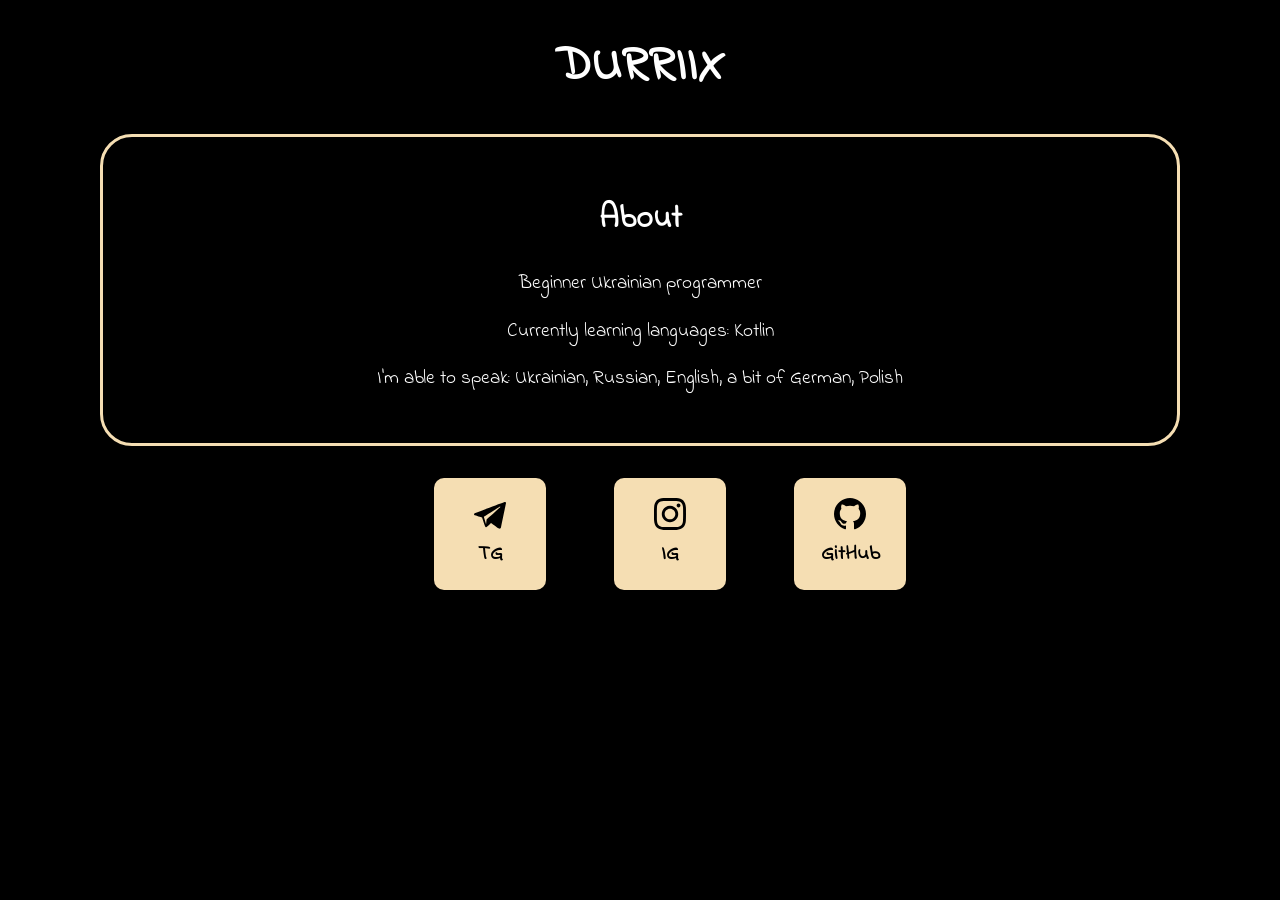
<file: index.html>
<!DOCTYPE html>
<html lang="en">

<head>
    <meta charset="UTF-8">
    <meta http-equiv="X-UA-Compatible" content="IE=edge">
    <meta name="viewport" content="width=device-width, initial-scale=1.0">
    <link rel="stylesheet" href="style.css">
    <title>Document</title>
</head>

<body>
    <header>
        <h1>durriix</h1>
    </header>
    <div class="about">
        <h2><span>A</span><span>b</span><span>o</span><span>u</span><span>t</span></h2>
        <p>Beginner Ukrainian programmer</p>
        <p>Currently learning languages: Kotlin</p>
        <p>I'm able to speak: Ukrainian, Russian, English, a bit of German, Polish</p>
        <p></p>
    </div>
    <div class="contacts">
        <div class="wrapper">
            <ul>
                <li>
                    <a href="https://t.me/durriix">
                        <svg xmlns="http://www.w3.org/2000/svg" xml:space="preserve" fill-rule="evenodd"
                            stroke-linejoin="round" stroke-miterlimit="1.41421" clip-rule="evenodd" viewBox="0 0 24 24">
                            <path
                                d="M18.384 22.779c.322.228.737.285 1.107.145.37-.141.642-.457.724-.84.869-4.084 2.977-14.421 3.768-18.136.06-.28-.04-.571-.26-.758-.22-.187-.525-.241-.797-.14C18.733 4.602 5.82 9.447.542 11.4c-.335.124-.553.446-.542.799.012.354.25.661.593.764 2.367.708 5.474 1.693 5.474 1.693s1.452 4.385 2.209 6.615c.095.28.314.5.603.576.288.075.596-.004.811-.207 1.216-1.148 3.096-2.923 3.096-2.923s3.572 2.619 5.598 4.062Zm-11.01-8.677 1.679 5.538.373-3.507s6.487-5.851 10.185-9.186c.108-.098.123-.262.033-.377-.089-.115-.253-.142-.376-.064-4.286 2.737-11.894 7.596-11.894 7.596Z" />
                        </svg>
                        <b>TG</b>
                    </a>
                </li>
                <li>
                    <a href="https://instagram.com/durriix">
                        <svg xmlns="http://www.w3.org/2000/svg" viewBox="0 0 24 24">
                            <path
                                d="M12 2.163c3.204 0 3.584.012 4.85.07 3.252.148 4.771 1.691 4.919 4.919.058 1.265.069 1.645.069 4.849 0 3.205-.012 3.584-.069 4.849-.149 3.225-1.664 4.771-4.919 4.919-1.266.058-1.644.07-4.85.07-3.204 0-3.584-.012-4.849-.07-3.26-.149-4.771-1.699-4.919-4.92-.058-1.265-.07-1.644-.07-4.849 0-3.204.013-3.583.07-4.849.149-3.227 1.664-4.771 4.919-4.919 1.266-.057 1.645-.069 4.849-.069zM12 0C8.741 0 8.333.014 7.053.072 2.695.272.273 2.69.073 7.052.014 8.333 0 8.741 0 12c0 3.259.014 3.668.072 4.948.2 4.358 2.618 6.78 6.98 6.98C8.333 23.986 8.741 24 12 24c3.259 0 3.668-.014 4.948-.072 4.354-.2 6.782-2.618 6.979-6.98.059-1.28.073-1.689.073-4.948 0-3.259-.014-3.667-.072-4.947-.196-4.354-2.617-6.78-6.979-6.98C15.668.014 15.259 0 12 0zm0 5.838c-3.403 0-6.162 2.759-6.162 6.162S8.597 18.163 12 18.163s6.162-2.759 6.162-6.163c0-3.403-2.759-6.162-6.162-6.162zM12 16c-2.209 0-4-1.79-4-4 0-2.209 1.791-4 4-4s4 1.791 4 4c0 2.21-1.791 4-4 4zm6.406-11.845c-.796 0-1.441.645-1.441 1.44s.645 1.44 1.441 1.44c.795 0 1.439-.645 1.439-1.44s-.644-1.44-1.439-1.44z" />
                        </svg>
                        <b>IG</b>
                    </a>
                </li>
                <li>
                    <a href="https://github.com/durriix">
                        <svg xmlns="http://www.w3.org/2000/svg" viewBox="0 0 24 24">
                            <path
                                d="M12 0C5.374 0 0 5.373 0 12c0 5.302 3.438 9.8 8.207 11.387.599.111.793-.261.793-.577v-2.234c-3.338.726-4.033-1.416-4.033-1.416-.546-1.387-1.333-1.756-1.333-1.756-1.089-.745.083-.729.083-.729 1.205.084 1.839 1.237 1.839 1.237 1.07 1.834 2.807 1.304 3.492.997.107-.775.418-1.305.762-1.604-2.665-.305-5.467-1.334-5.467-5.931 0-1.311.469-2.381 1.236-3.221-.124-.303-.535-1.524.117-3.176 0 0 1.008-.322 3.301 1.23.957-.266 1.983-.399 3.003-.404 1.02.005 2.047.138 3.006.404 2.291-1.552 3.297-1.23 3.297-1.23.653 1.653.242 2.874.118 3.176.77.84 1.235 1.911 1.235 3.221 0 4.609-2.807 5.624-5.479 5.921.43.372.823 1.102.823 2.222v3.293c0 .319.192.694.801.576C20.566 21.797 24 17.3 24 12c0-6.627-5.373-12-12-12z" />
                        </svg>
                        <b>GitHub</b>
                    </a>
                </li>
            </ul>
        </div>
    </div>
</body>

</html>
</file>
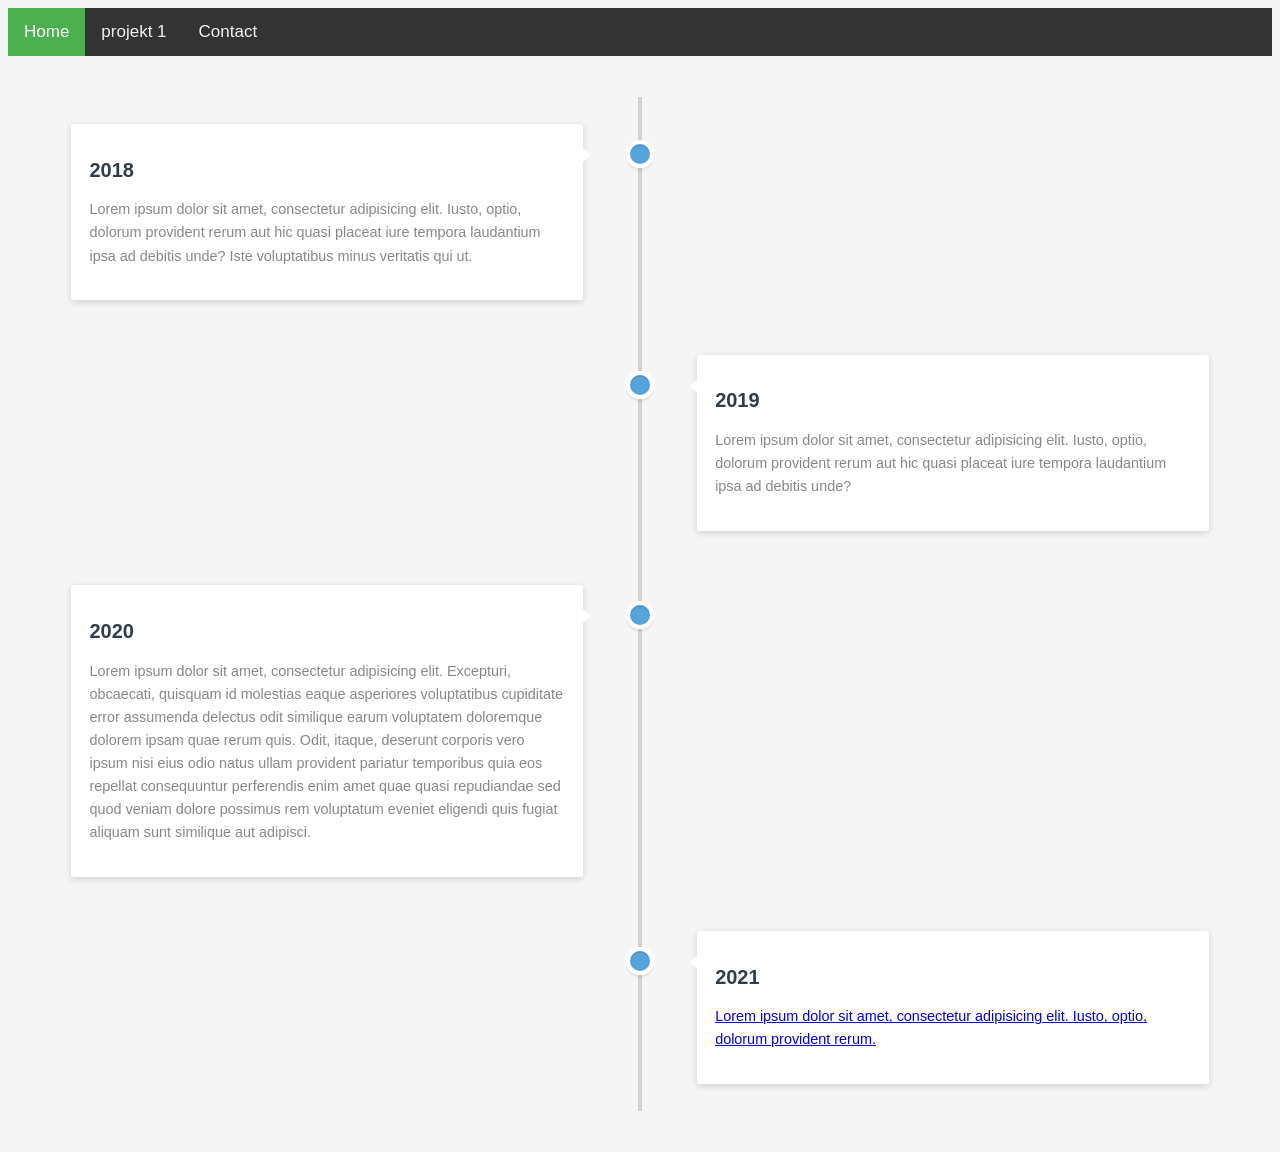
<file: Projekt/portfolio/html/portfolio.html>
<!DOCTYPE html>
<html lang="en">
<head>
    <meta charset="UTF-8">
    <meta name="viewport" content="width=device-width, initial-scale=1.0">
    <link rel="stylesheet" href="../style.css">
    <title>Portfolio</title>
</head>
<body>
    <div class="topnav">
        <a class="active" href="">Home</a>
        <a href="../../index.html">projekt 1</a>
        <a href="../kontakt/kontakt.html">Contact</a>
      </div>
      <section id="nayma-timeline" class="nayma-container">
        <div class="nayma-timeline-block">
            <div class="nayma-timeline-img">
            </div>
            <div class="nayma-timeline-content">
                <h2>2018</h2>
                <p>Lorem ipsum dolor sit amet, consectetur adipisicing elit. Iusto, optio, dolorum provident rerum aut hic quasi placeat iure tempora laudantium ipsa ad debitis unde? Iste voluptatibus minus veritatis qui ut.</p>
            </div>
        </div>
        <div class="nayma-timeline-block">
            <div class="nayma-timeline-img">
            </div>
            <div class="nayma-timeline-content">
                <h2>2019</h2>
                <p>Lorem ipsum dolor sit amet, consectetur adipisicing elit. Iusto, optio, dolorum provident rerum aut hic quasi placeat iure tempora laudantium ipsa ad debitis unde?</p>
            </div>
        </div>
        <div class="nayma-timeline-block">
            <div class="nayma-timeline-img">
            </div>
            <div class="nayma-timeline-content">
                <h2>2020</h2>
                <p>Lorem ipsum dolor sit amet, consectetur adipisicing elit. Excepturi, obcaecati, quisquam id molestias eaque asperiores voluptatibus cupiditate error assumenda delectus odit similique earum voluptatem doloremque dolorem ipsam quae rerum quis. Odit, itaque, deserunt corporis vero ipsum nisi eius odio natus ullam provident pariatur temporibus quia eos repellat consequuntur perferendis enim amet quae quasi repudiandae sed quod veniam dolore possimus rem voluptatum eveniet eligendi quis fugiat aliquam sunt similique aut adipisci.</p>
            </div>
        </div>
        <div class="nayma-timeline-block">
            <div class="nayma-timeline-img">
            </div>
            <div class="nayma-timeline-content">
                <h2>2021</h2>
                <a href="durriix.github.io/Projekt/index.html"><p>Lorem ipsum dolor sit amet, consectetur adipisicing elit. Iusto, optio, dolorum provident rerum.</p></a>
            </div>
        </div>
    </section>
</body>
</file>
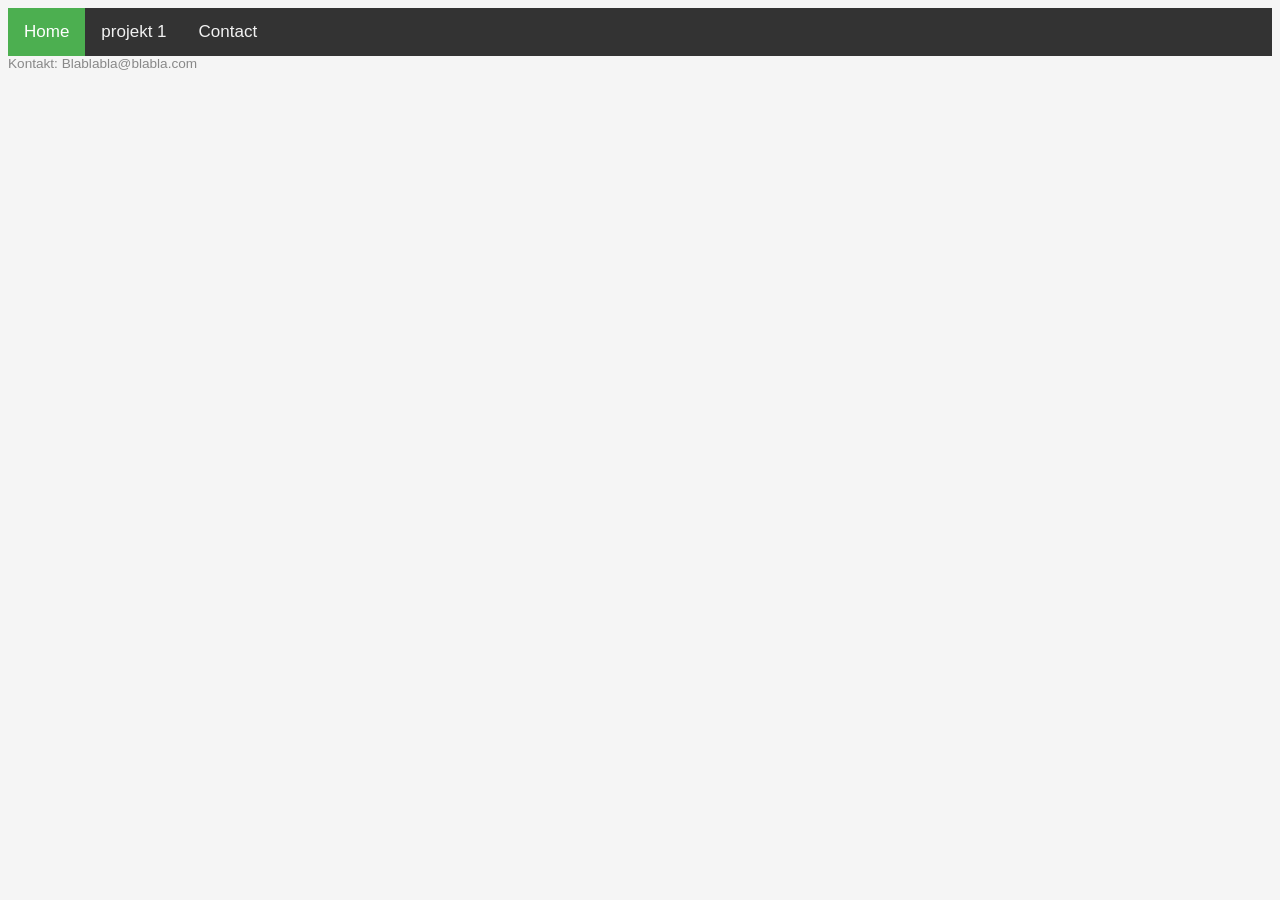
<file: Projekt/portfolio/kontakt/kontakt.html>
<!DOCTYPE html>
<html lang="en">
<head>
    <meta charset="UTF-8">
    <meta name="viewport" content="width=device-width, initial-scale=1.0">
    <link rel="stylesheet" href="../style.css">
    <title>Portfolio</title>
</head>
<body>
    <div class="topnav">
        <a class="active" href="../html/portfolio.html">Home</a>
        <a href="../../index.html">projekt 1</a>
        <a href="kontakt.html">Contact</a>
      </div>
      Kontakt: Blablabla@blabla.com
</body>
</file>
<file: style.css>
/* phonewidth = 600px */
@import url('https://fonts.googleapis.com/css2?family=Comfortaa&family=Indie+Flower&display=swap');

body {
    font-family: 'Indie Flower', cursive;
    text-align: center;
    background: black;
    color: white;
    margin: auto;
    max-width: 1080px;
}
header>h1 {
    text-transform: uppercase;
    font-size: 3rem;
}
.about>h2 {
    font-size: 2rem;
}
.wrapper > ul{
    gap: 3em;
    display: flex;
    align-content: center;
    flex-direction: row;
    align-items: center;
    justify-content: center;
}
.about {
    padding: 2em;
    border: 3px solid;
    border-color: wheat;
    border-radius: 2em;
    animation: borderBlink infinite 17s, fadein 3s;
}
.about > p{
    font-size: 1.2rem;
}

.about span {
    animation: blink linear infinite 15s;
}

.about span:nth-of-type(4n) {
    animation: blink linear infinite 4s;
}
.contacts{
    margin: 2em;
}
.contacts > h2{
    font-size: 1.5rem;
}
ul{
    list-style: none;
}
li>a{
    display: flex;
    flex-direction: column;
    justify-content: space-around;
    align-items: center;
    background-color: wheat;
    margin-left: 20px;
    padding: 16px;
    border-radius: 10px;
    width: 80px;
    height: 80px;
    font-size: 1.3em;
    color: black;
    text-decoration: none;
}
a>svg{
    height: 2rem;
    fill: black;
}
li:nth-child(1)>a>svg{
    animation: svgBlink infinite 3s ;
}
li:nth-child(2)>a>svg{
    animation: svgBlink infinite 5s ;
}
li:nth-child(3)>a>svg{
    animation: svgBlink infinite 7s ;
}
@keyframes borderBlink{
    78% {
        border-color: wheat;
        box-shadow: inherit;
    }

    79% {
        border-color: black;
    }

    80% {
        box-shadow: none;
    }

    81% {
        border-color: wheat;
        box-shadow: inherit;
    }

    82% {
        border-color: black;
        box-shadow: none;
    }

    83% {
        border-color: wheat;
        box-shadow: inherit;
    }

    92% {
        border-color: black;
        box-shadow: none;
    }

    92.5% {
        border-color: wheat;
        box-shadow: inherit;
    }
}
@keyframes svgBlink {
    78% {
        fill: black;
        text-shadow: inherit;
    }

    79% {
        fill: wheat;
    }

    80% {
        text-shadow: none;
    }

    81% {
        fill: black;
        text-shadow: inherit;
    }

    82% {
        fill: wheat;
        text-shadow: none;
    }

    83% {
        fill: black;
        text-shadow: inherit;
    }

    92% {
        fill: wheat;
        text-shadow: none;
    }

    92.5% {
        fill: black;
        text-shadow: inherit;
    }
}
@keyframes blink {
    78% {
        color: inherit;
        text-shadow: inherit;
    }

    79% {
        color: black;
    }

    80% {

        text-shadow: none;
    }

    81% {
        color: inherit;
        text-shadow: inherit;
    }

    82% {
        color: black;
        text-shadow: none;
    }

    83% {
        color: inherit;
        text-shadow: inherit;
    }

    92% {
        color: black;
        text-shadow: none;
    }

    92.5% {
        color: inherit;
        text-shadow: inherit;
    }
}
@keyframes fadein {
    0% {
        opacity: 0;
    }

    40% {
        opacity: 0.3;
    }
    70% {
        opacity: 0.8;
    }

    100% {
        opacity: 1;
    }
}
</file>
<file: Projekt/portfolio/style.css>
body{

background-color: aqua;
}
.topnav {
    background-color: #333;
    overflow: hidden;
  }
  
  /* Style the links inside the navigation bar */
  .topnav a {
    float: left;
    color: #f2f2f2;
    text-align: center;
    padding: 14px 16px;
    text-decoration: none;
    font-size: 17px;
  }
  
  /* Change the color of links on hover */
  .topnav a:hover {
    background-color: #ddd;
    color: black;
  }
  
  /* Add a color to the active/current link */
  .topnav a.active {
    background-color: #4CAF50;
    color: white;
  }
  *, *:after, *:before {
  -webkit-box-sizing: border-box;
  -moz-box-sizing: border-box;
  box-sizing: border-box;
}

body {
-moz-osx-font-smoothing:grayscale;
-webkit-font-smoothing:antialiased;
font-family: 'Montserrat', sans-serif;
font-size:.85em;
color: #888;
background-color: #f5f5f5;
}

ol, ul {
    list-style: none;
}

img {
  max-width: 100%;
}

h1, h2 {
  font-weight: 600;
}

/* Docelowe style timeline */

.nayma-container {
  width: 90%;
  max-width: 1170px;
  margin: 0 auto;
}
.nayma-container::after {
  content: '';
  display: table;
  clear: both;
}

#nayma-timeline {
  position: relative;
  padding: 2em 0;
  margin-top: 2em;
  margin-bottom: 2em;
}
#nayma-timeline::before {
  content: '';
  position: absolute;
  top: 0;
  left: 18px;
  height: 100%;
  width: 4px;
  background: rgba(0,0,0,.15);
}
@media only screen and (min-width: 1170px) {
  #nayma-timeline {
    margin-top: 3em;
    margin-bottom: 3em;
  }
  #nayma-timeline::before {
    left: 50%;
    margin-left: -2px;
  }
}

.nayma-timeline-block {
  position: relative;
  margin: 2em 0;
}
.nayma-timeline-block:after {
  content: "";
  display: table;
  clear: both;
}
.nayma-timeline-block:first-child {
  margin-top: 0;
}
.nayma-timeline-block:last-child {
  margin-bottom: 0;
}
@media only screen and (min-width: 1170px) {
  .nayma-timeline-block {
    margin: 4em 0;
  }
  .nayma-timeline-block:first-child {
    margin-top: 0;
  }
  .nayma-timeline-block:last-child {
    margin-bottom: 0;
  }
}

.nayma-timeline-img {
  background: #56A2DB;
  position: absolute;
  top: 0;
  left: 0;
  width: 20px;
  height: 20px;
  border-radius: 50%;
  box-shadow: 0 0 0 4px white, inset 0 2px 0 rgba(0, 0, 0, 0.08), 0 3px 0 4px rgba(0, 0, 0, 0.05);
}

@media only screen and (max-width: 1170px) {
.nayma-timeline-img {
  margin-left: 10px;
  margin-top: 10px;
  }
}
@media only screen and (min-width: 1170px) {
  .nayma-timeline-img {
    width: 20px;
    height: 20px;
    left: 50%;
    margin-left: -10px;
    margin-top: 20px;
    -webkit-transform: translateZ(0);
    -webkit-backface-visibility: hidden;
  }
}
.nayma-timeline-content {
  position: relative;
  margin-left: 60px;
  background: white;
  border-radius: 0.25em;
  padding: 1em;
  box-shadow: 0 2px 7px rgba(0,0,0,.15);
}
.nayma-timeline-content:after {
  content: "";
  display: table;
  clear: both;
}
.nayma-timeline-content h2 {
  color: #303e49;
}
.nayma-timeline-content p, .nayma-timeline-content {
  font-size: 12px;
  font-size: 0.7125rem;
}
.nayma-timeline-content .nayma-timeline-content {
  display: inline-block;
}
.nayma-timeline-content p {
  font-weight: 300;
  margin: 1em 0;
  line-height: 1.6;
}
.nayma-timeline-content::before {
  content: '';
  position: absolute;
  top: 16px;
  right: 100%;
  height: 0;
  width: 0;
  border: 7px solid transparent;
  border-right: 7px solid white;
}
@media only screen and (min-width: 768px) {
  .nayma-timeline-content h2 {
    font-size: 20px;
    font-size: 1.25rem;
  }
  .nayma-timeline-content p {
    font-size: 16px;
    font-size: .9rem;
  }
}
@media only screen and (min-width: 1170px) {
  .nayma-timeline-content {
    margin-left: 0;
    padding: 1.6em;
    width: 45%;
  }
  .nayma-timeline-content::before {
    top: 24px;
    left: 100%;
    border-color: transparent;
    border-left-color: white;
  }
  .nayma-timeline-block:nth-child(even) .nayma-timeline-content {
    float: right;
  }
  .nayma-timeline-block:nth-child(even) .nayma-timeline-content::before {
    top: 24px;
    left: auto;
    right: 100%;
    border-color: transparent;
    border-right-color: white;
  }
}
</file>
